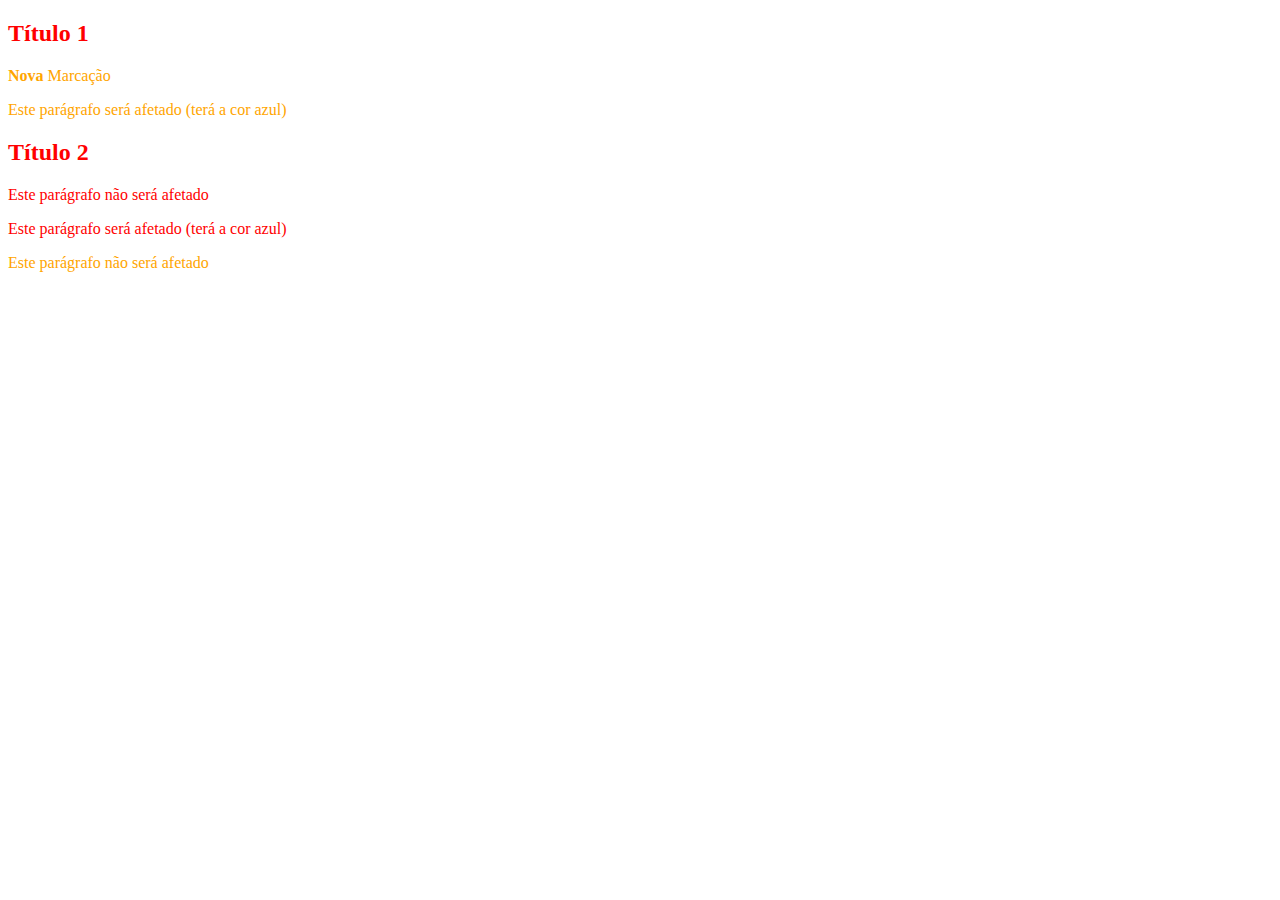
<file: teste/index.html>
<!DOCTYPE html>
<html lang="en">
  <head>
    <meta charset="UTF-8" />
    <meta name="viewport" content="width=device-width, initial-scale=1.0" />
    <style>
      h2 {
        color: red;
      }

      p {
        color: blue;
      }

      h2 + p {
        color: green;
      }

      h2 ~ p {
        color: orange;
      }

      div p {
        color: red;
      }
    </style>
    <title>Desafio CSS</title>
  </head>
  <body>
    <h2>Título 1</h2>
    <p id="p1">Este parágrafo não será afetado</p>
    <p>Este parágrafo será afetado (terá a cor azul)</p>

    <div>
      <h2>Título 2</h2>
      <p>Este parágrafo não será afetado</p>
      <p>Este parágrafo será afetado (terá a cor azul)</p>
    </div>

    <p>Este parágrafo não será afetado</p>
  </body>
  <script>
    var p1 = document.getElementById('p1')
    var texto = p1.textContent
    p1.textContent = 'Novo texto'
    var htmlInterno = p1.innerHTML
    p1.innerHTML = '<strong>Nova</strong> Marcação'
  </script>
</html>
</file>
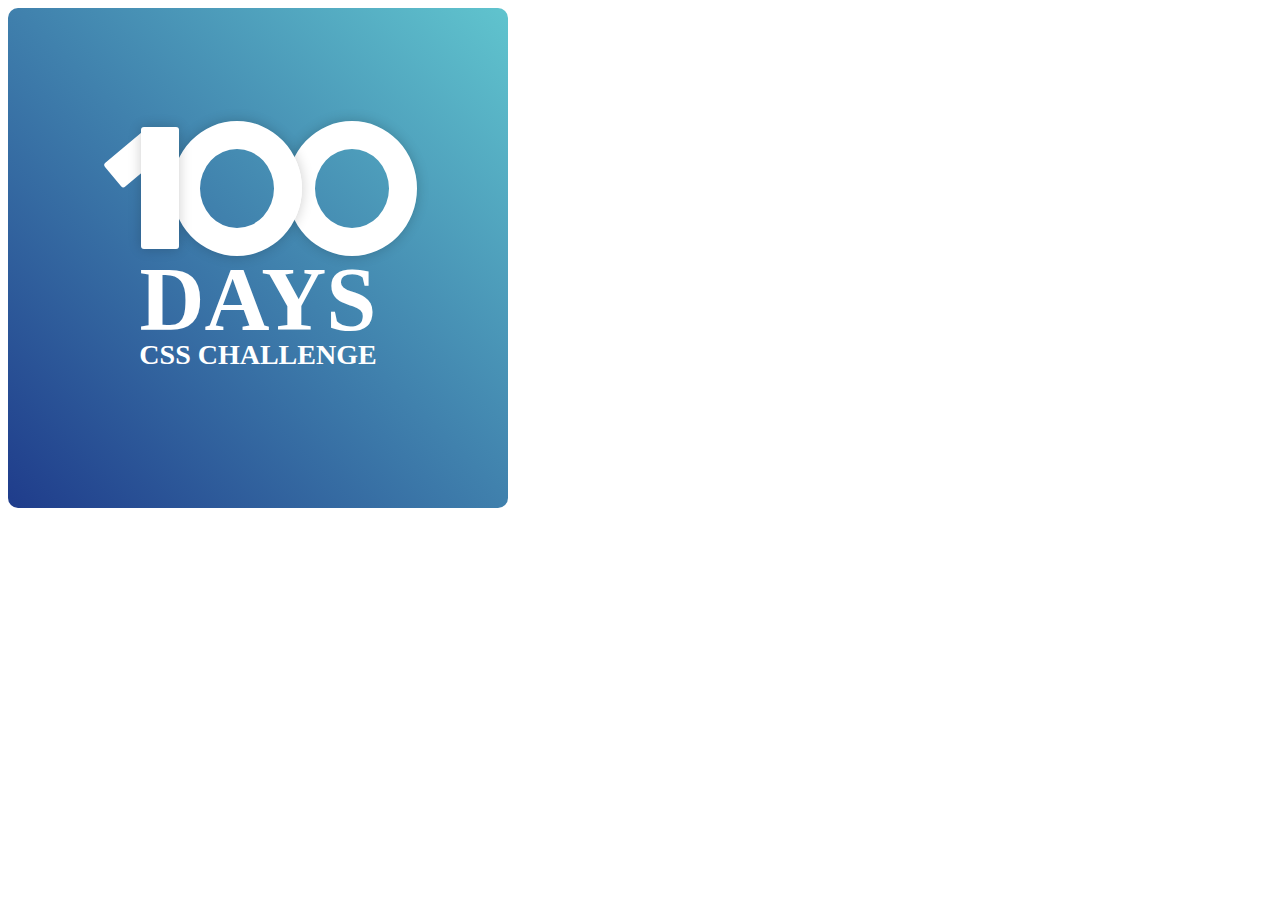
<file: src/day1/index.html>
<!DOCTYPE html>
<html lang="en">
  <head>
    <meta charset="UTF-8" />
    <meta name="viewport" content="width=device-width, initial-scale=1.0" />
    <title>Challenge 100 Days CSS - Day 01</title>
    <link rel="stylesheet" href="./style.css" />
  </head>
  <body>
    <div class="container">
      <div class="containerNumber">
        <div class="number1">
          <div class="onePart"></div>
          <div class="one"></div>
        </div>
        <div class="number2">
          <div class="zero"></div>
        </div>
        <div class="number3">
          <div class="zero-two"></div>
        </div>
      </div>
      <div class="containerText">
        <div class="title1">DAYS</div>
        <div class="title2">CSS CHALLENGE</div>
      </div>
    </div>
  </body>
</html>
</file>
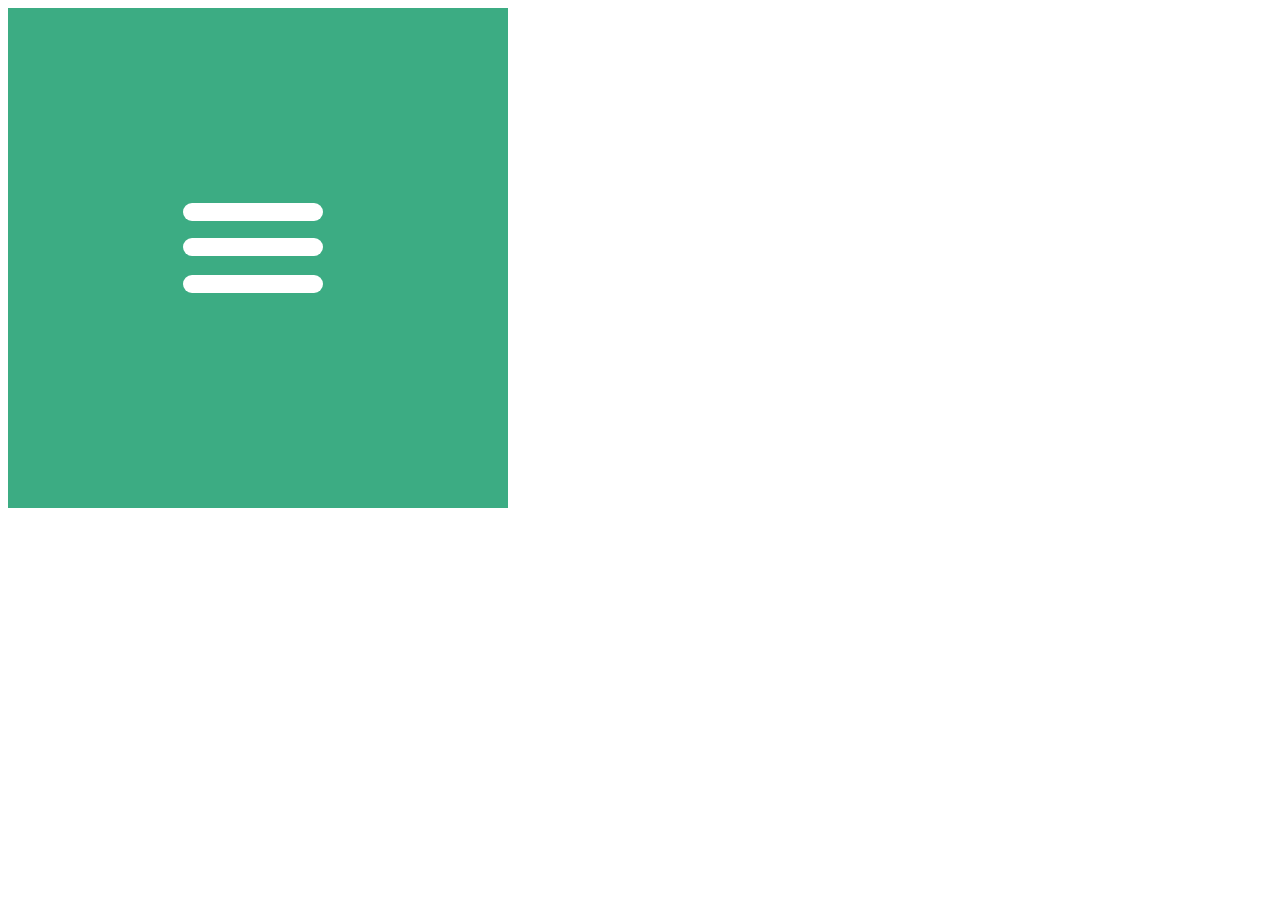
<file: src/day2/index.html>
<!DOCTYPE html>
<html lang="en">
  <head>
    <meta charset="UTF-8" />
    <meta name="viewport" content="width=device-width, initial-scale=1.0" />
    <title>Challenge 100 Days CSS - Day 02</title>
    <link rel="stylesheet" href="./style.css" />
  </head>
  <body>
    <div class="container">
      <input id="hamburguer" type="checkbox" />
      <label for="hamburguer">
        <div class="menu">
          <div class="lineBurguer"></div>
        </div>
      </label>
    </div>
  </body>
</html>
</file>
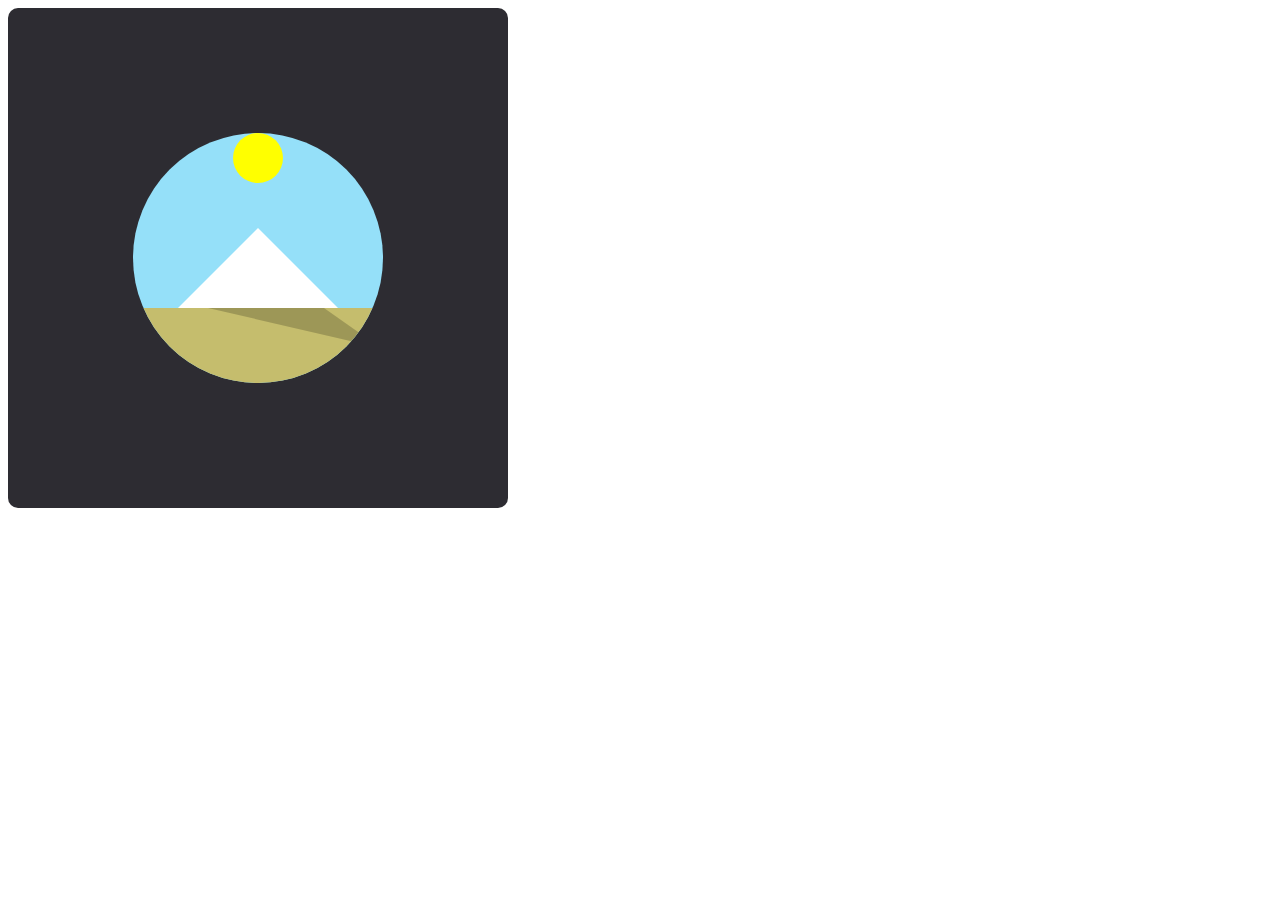
<file: src/day3/index.html>
<!DOCTYPE html>
<html lang="en">
  <head>
    <meta charset="UTF-8" />
    <meta name="viewport" content="width=device-width, initial-scale=1.0" />
    <title>Challenge 100 Days CSS - Day 02</title>
    <link rel="stylesheet" href="./style.css" />
  </head>
  <body>
    <div class="container">
      <div class="circle">
        <div class="sun"></div>
        <div class="floor"></div>
        <div class="pyramid"></div>
        <div class="shadow"></div>
      </div>
    </div>
  </body>
</html>
</file>
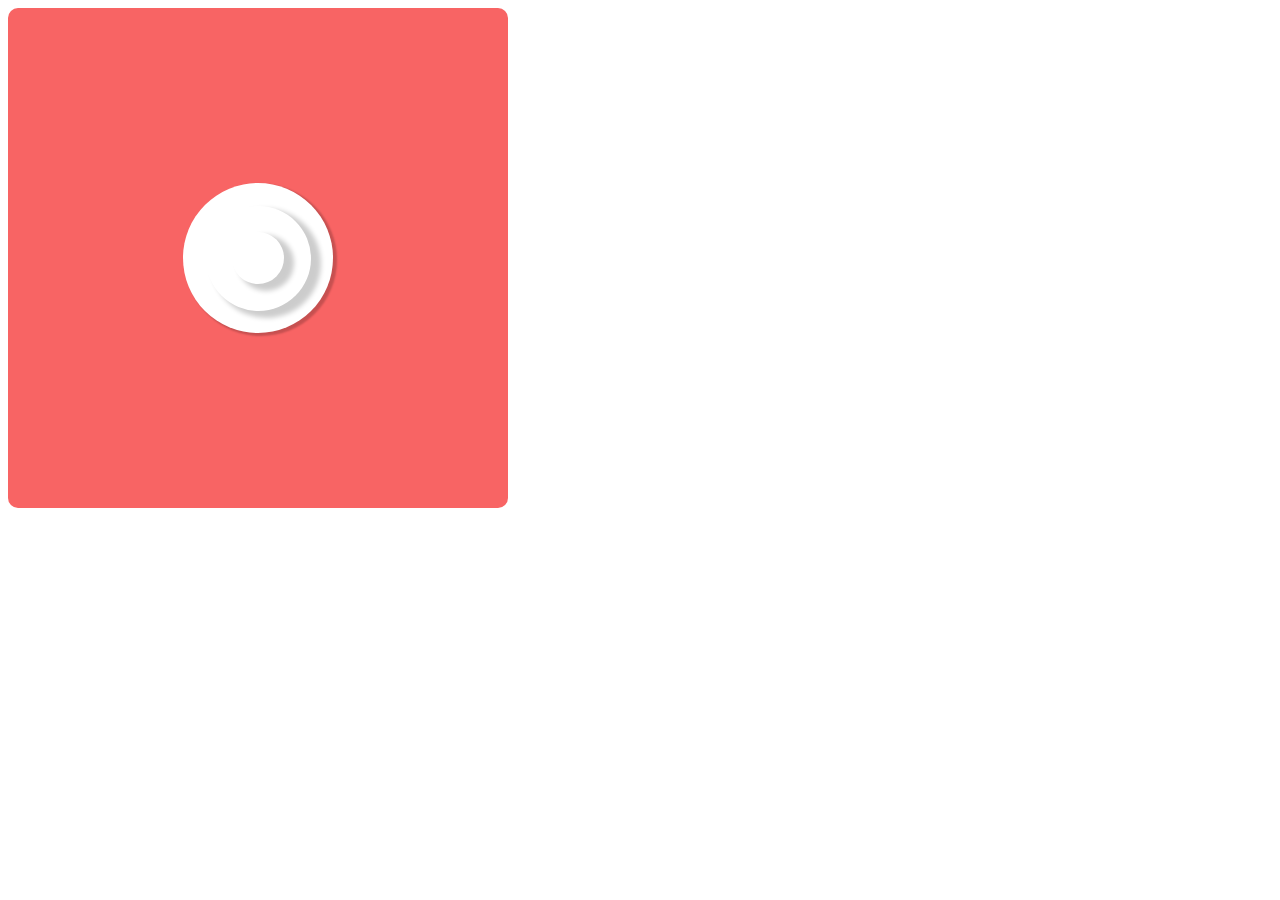
<file: src/day4/index.html>
<!DOCTYPE html>
<html lang="en">
  <head>
    <meta charset="UTF-8" />
    <meta name="viewport" content="width=device-width, initial-scale=1.0" />
    <title>Challenge 100 Days CSS - Day 04</title>
    <link rel="stylesheet" href="./style.css" />
  </head>
  <body>
    <div class="container">
      <div class="circle1">
        <div class="circle2">
          <div class="circle3"></div>
        </div>
      </div>
    </div>
  </body>
</html>
</file>
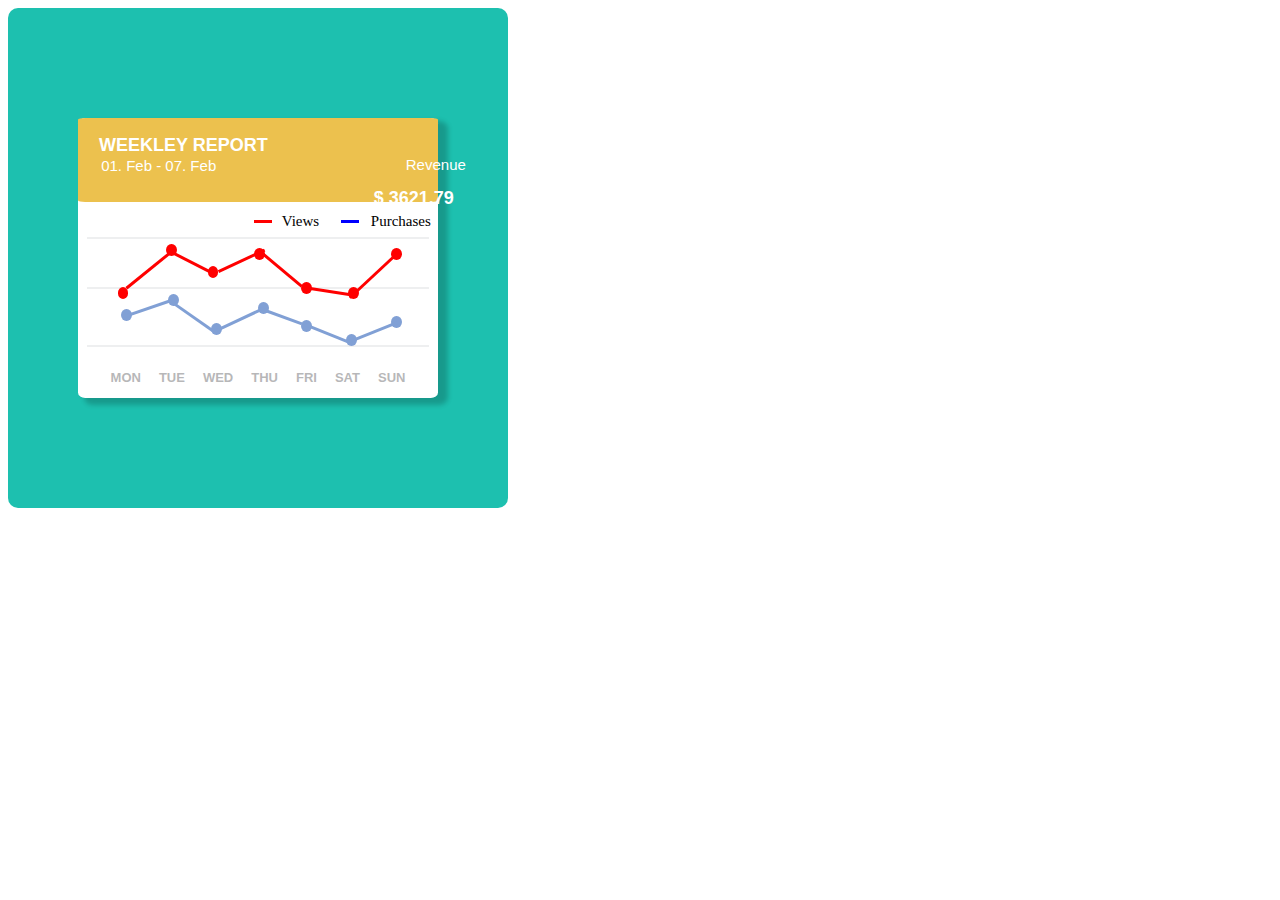
<file: src/day5/index.html>
<!DOCTYPE html>
<html lang="en">
  <head>
    <meta charset="UTF-8" />
    <meta name="viewport" content="width=device-width, initial-scale=1.0" />
    <title>Challenge 100 Days CSS - Day 05</title>
    <link rel="stylesheet" href="./style.css" />
  </head>
  <body>
    <div class="container">
      <div class="subcontainer">
        <div class="header">
          <div class="title">
            <div class="title1">WEEKLEY REPORT</div>
            <div class="title2">01. Feb - 07. Feb</div>
          </div>
          <div class="value">
            <div class="value1">Revenue</div>
            <div class="value2">$ 3621.79</div>
          </div>
        </div>
        <div class="legend">
          <div class="red"></div>
          <div class="legend2">Purchases</div>
          <div class="blue"></div>
          <div class="legend1">Views</div>
        </div>
        <div class="main">
          <div class="line1"></div>
          <div class="line2"></div>
          <div class="line3"></div>
          <div class="lineRed" id="lineRed">
            <div class="bollRed bollRed1" data-target="statusRed1"></div>
            <div class="statusRed1" id="statusRed1">458</div>
            <div class="bollRed bollRed2" data-target="statusRed2"></div>
            <div class="statusRed2" id="statusRed2">812</div>
            <div class="bollRed bollRed3"></div>
            <div class="statusRed3" id="statusRed3">746</div>
            <div class="bollRed bollRed4"></div>
            <div class="statusRed4" id="statusRed4">877</div>
            <div class="bollRed bollRed5"></div>
            <div class="statusRed5" id="statusRed5">517</div>
            <div class="bollRed bollRed6"></div>
            <div class="statusRed6" id="statusRed6">434</div>
            <div class="bollRed bollRed7"></div>
            <div class="statusRed7" id="statusRed7">458</div>
            <div class="lineRed1"></div>
            <div class="lineRed2"></div>
            <div class="lineRed3"></div>
            <div class="lineRed4"></div>
            <div class="lineRed5"></div>
            <div class="lineRed6"></div>
          </div>
          <div class="lineBlue" id="lineBlue">
            <div class="bollBlue bollBlue1"></div>
            <div class="bollBlue bollBlue2"></div>
            <div class="bollBlue bollBlue3"></div>
            <div class="bollBlue bollBlue4"></div>
            <div class="bollBlue bollBlue5"></div>
            <div class="bollBlue bollBlue6"></div>
            <div class="bollBlue bollBlue7"></div>
            <div class="lineBlue1"></div>
            <div class="lineBlue2"></div>
            <div class="lineBlue3"></div>
            <div class="lineBlue4"></div>
            <div class="lineBlue5"></div>
            <div class="lineBlue6"></div>
          </div>
          <div class="statusBlue1" id="statusBlue1">26</div>
          <div class="statusBlue2" id="statusBlue2">41</div>
          <div class="statusBlue3" id="statusBlue3">22</div>
          <div class="statusBlue4" id="statusBlue4">36</div>
          <div class="statusBlue5" id="statusBlue5">25</div>
          <div class="statusBlue6" id="statusBlue6">13</div>
          <div class="statusBlue7" id="statusBlue7">20</div>
        </div>
        <div class="footer">
          <h3>MON</h3>
          <h3>TUE</h3>
          <h3>WED</h3>
          <h3>THU</h3>
          <h3>FRI</h3>
          <h3>SAT</h3>
          <h3>SUN</h3>
        </div>
      </div>
    </div>
    <script>
      var bollRedElements = document.querySelectorAll('.bollRed')

      bollRedElements.forEach(function (bollRed) {
        var targetId = bollRed.getAttribute('data-target')
        var statusRed = document.getElementById(targetId)

        bollRed.addEventListener('mouseover', function () {
          statusRed.style.opacity = 1
        })

        bollRed.addEventListener('mouseout', function () {
          statusRed.style.opacity = 0
        })
      })
    </script>
  </body>
</html>
</file>
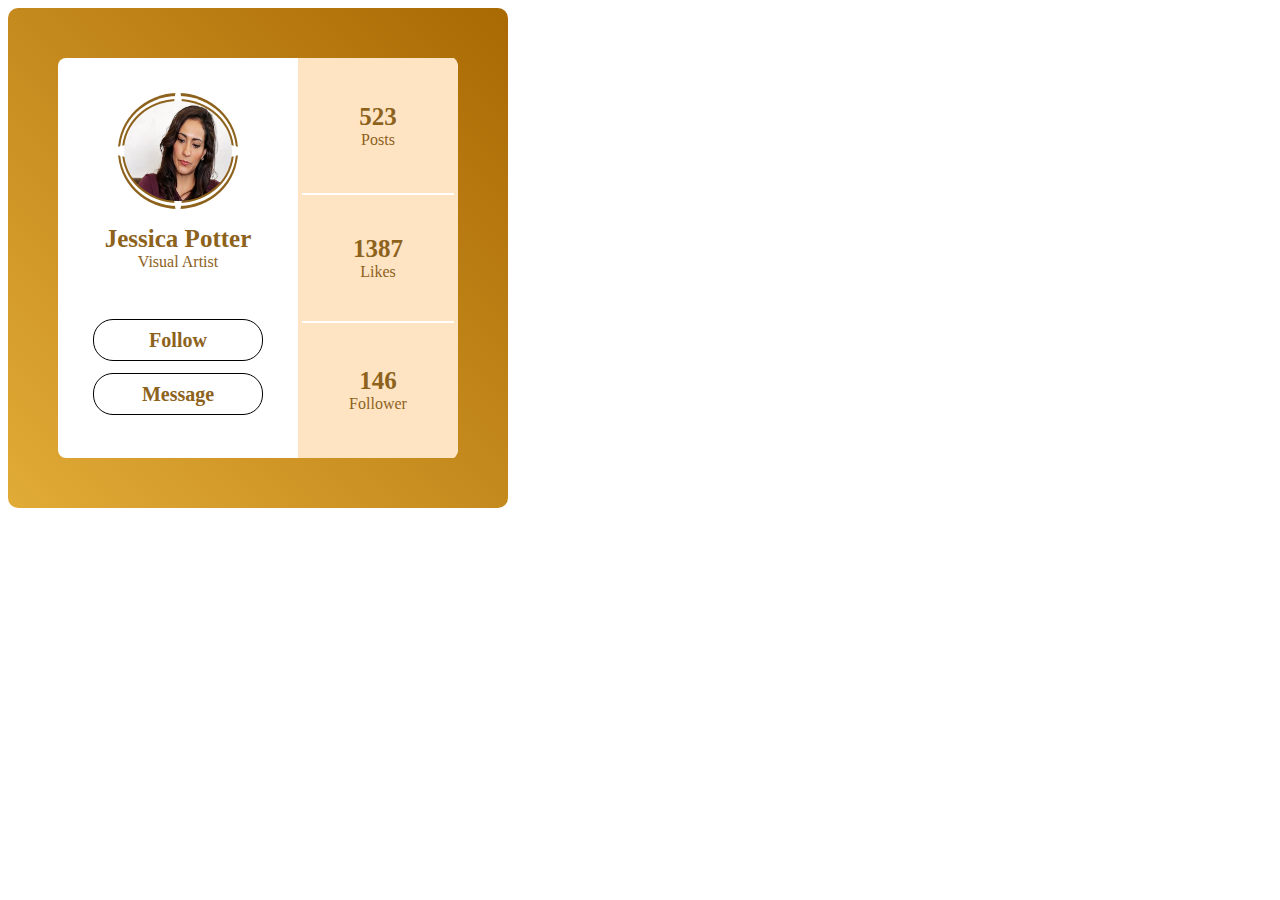
<file: src/day6/index.html>
<!DOCTYPE html>
<html lang="en">
  <head>
    <meta charset="UTF-8" />
    <meta name="viewport" content="width=device-width, initial-scale=1.0" />
    <title>Challenge 100 Days CSS - Day 06</title>
    <link rel="stylesheet" href="./style.css" />
  </head>
  <body>
    <div class="container">
      <div class="subContainer">
        <div class="perfilContainer">
          <div class="circle1"></div>
          <img src="./perfil.jpg" alt="foto de perfil" />
          <div class="circle2"></div>
          <div class="circle3"></div>
          <div class="circle4"></div>
          <div class="circle5"></div>
          <div class="title">Jessica Potter</div>
          <div class="subtitle">Visual Artist</div>
          <div class="botton1">Follow</div>
          <div class="botton2">Message</div>
        </div>
        <div class="statusContainer">
          <div class="box1">
            <div class="title">523</div>
            <div class="subtitle">Posts</div>
          </div>
          <div class="line1"></div>
          <div class="box2">
            <div class="title">1387</div>
            <div class="subtitle">Likes</div>
          </div>
          <div class="line2"></div>
          <div class="box3">
            <div class="title">146</div>
            <div class="subtitle">Follower</div>
          </div>
        </div>
      </div>
    </div>
  </body>
</html>
</file>
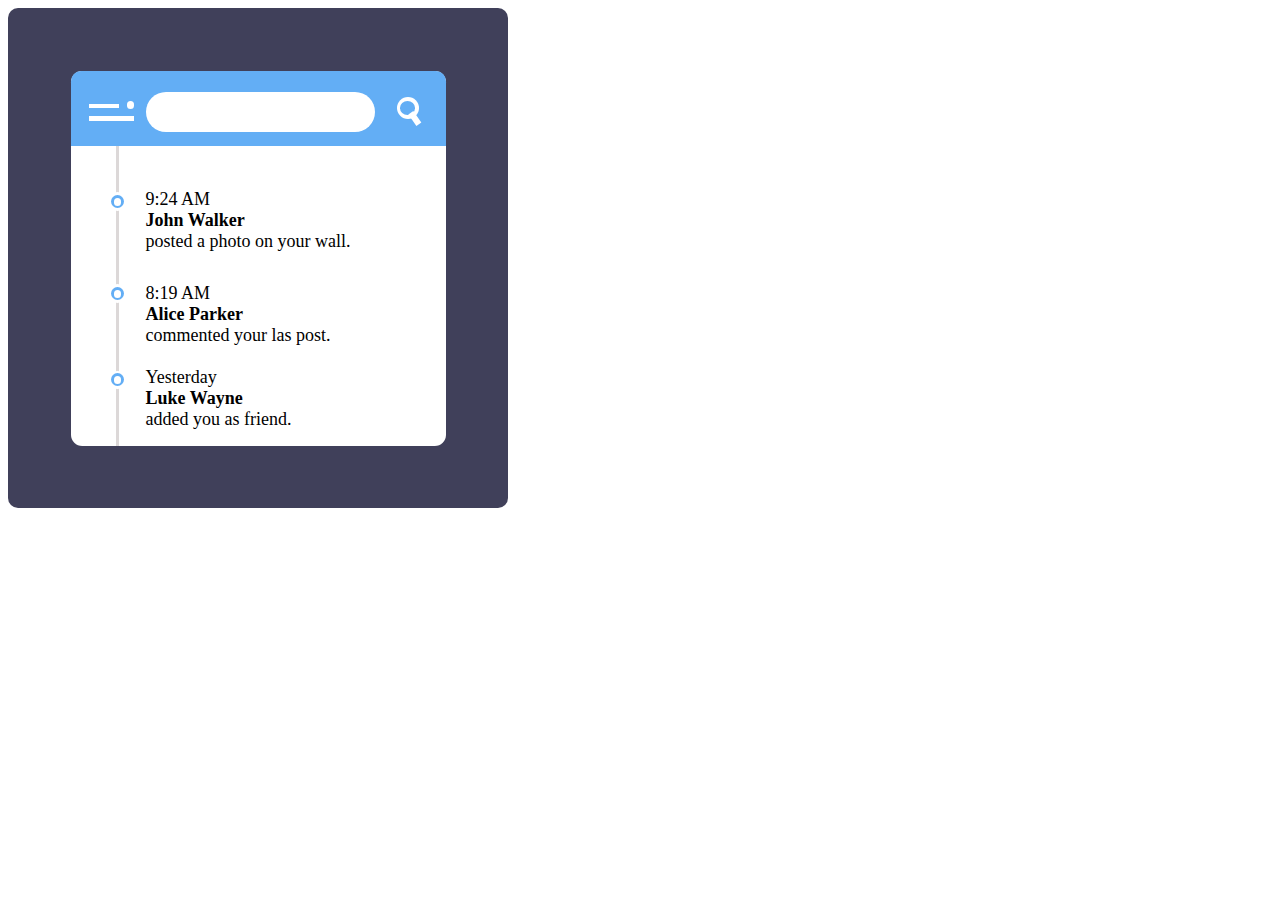
<file: src/day7/index.html>
<!DOCTYPE html>
<html lang="en">
  <head>
    <meta charset="UTF-8" />
    <meta name="viewport" content="width=device-width, initial-scale=1.0" />
    <title>Challenge 100 Days CSS - Day 07</title>
    <link rel="stylesheet" href="./style.css" />
  </head>
  <body>
    <div class="container">
      <div class="subcontainer">
        <div class="header">
          <div class="menu">
            <div class="lineMenu1"></div>
            <div class="bollMenu"></div>
            <div class="lineMenu2"></div>
          </div>
          <div class="bigtitle">Notifications</div>
          <input type="text" id="searchInput" />
          <div class="search" tabindex="0">
            <div class="boll1"></div>
            <div class="boll2"></div>
            <div class="lineSearch"></div>
          </div>
        </div>
        <div class="main">
          <div class="line"></div>
          <div class="bollWhite1"></div>
          <div class="bollWhite2"></div>
          <div class="bollWhite3"></div>
          <div class="bollBlue1"></div>
          <div class="bollBlue2"></div>
          <div class="bollBlue3"></div>
          <div class="bollWhiteMin1"></div>
          <div class="bollWhiteMin2"></div>
          <div class="bollWhiteMin3"></div>
          <div class="info1">
            <div class="time">9:24 AM</div>
            <div class="name">John Walker</div>
            <div class="subtitle">posted a photo on your wall.</div>
          </div>
          <div class="info2">
            <div class="time">8:19 AM</div>
            <div class="name">Alice Parker</div>
            <div class="subtitle">commented your las post.</div>
          </div>
          <div class="info3">
            <div class="time">Yesterday</div>
            <div class="name">Luke Wayne</div>
            <div class="subtitle">added you as friend.</div>
          </div>
        </div>
      </div>
    </div>
  </body>
</html>
</file>
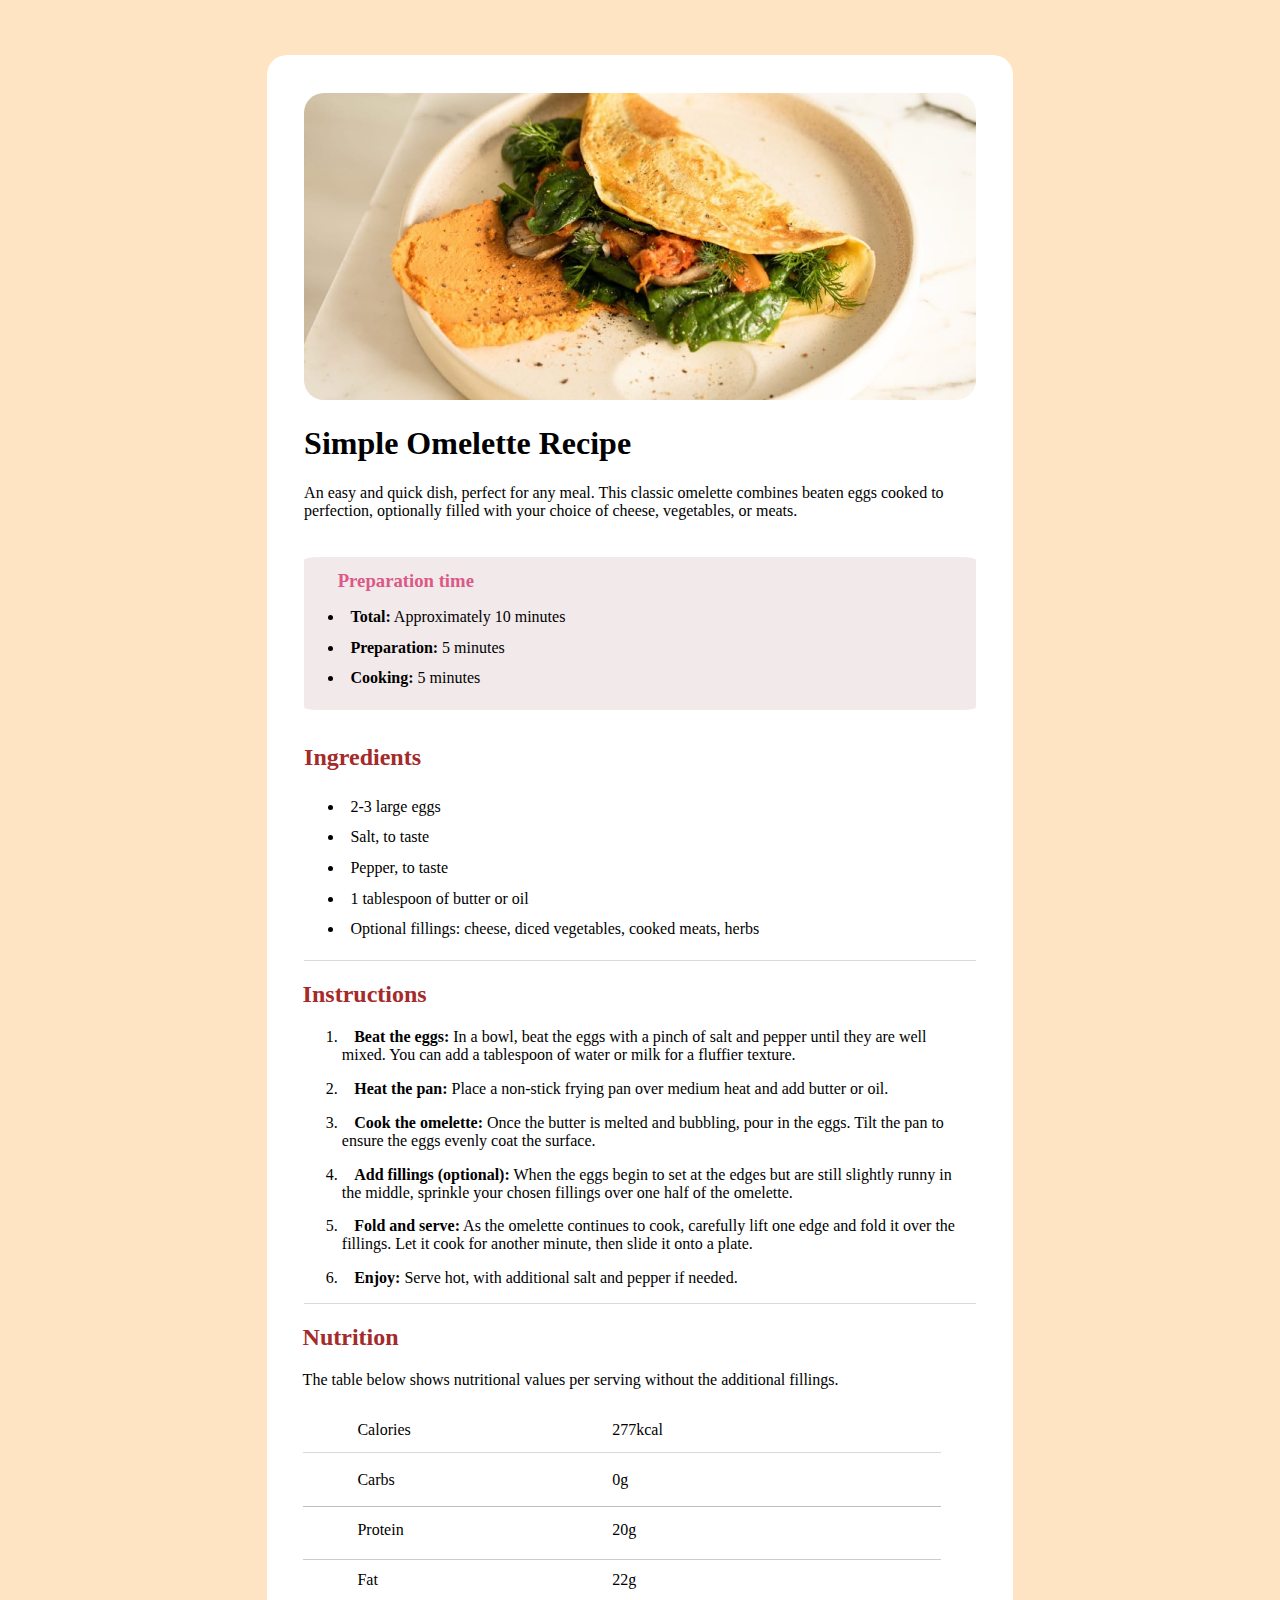
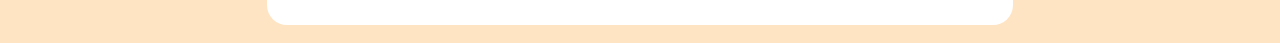
<file: src/challenges/1/index.html>
<!DOCTYPE html>
<html lang="en">
  <head>
    <meta charset="UTF-8" />
    <meta name="viewport" content="width=device-width, initial-scale=1.0" />
    <title>Challenge 1</title>
    <link rel="stylesheet" href="./styles.css" />
  </head>
  <body>
    <div class="container">
      <div class="header">
        <img
          src="./recipe-page-main/assets/images/image-omelette.jpeg"
          alt="omelet image"
        />
        <h1>Simple Omelette Recipe</h1>
        An easy and quick dish, perfect for any meal. This classic omelette
        combines beaten eggs cooked to perfection, optionally filled with your
        choice of cheese, vegetables, or meats.
      </div>
      <div class="preparation">
        <h3>Preparation time</h3>
        <ul>
          <li><strong>Total:</strong> Approximately 10 minutes</li>
          <li><strong>Preparation:</strong> 5 minutes</li>
          <li><strong>Cooking:</strong> 5 minutes</li>
        </ul>
      </div>
      <div class="ingredients">
        <h2>Ingredients</h2>
        <ul>
          <li>2-3 large eggs</li>
          <li>Salt, to taste</li>
          <li>Pepper, to taste</li>
          <li>1 tablespoon of butter or oil</li>
          <li>
            Optional fillings: cheese, diced vegetables, cooked meats, herbs
          </li>
        </ul>
      </div>
      <div class="line"></div>
      <div class="instructions">
        <h2 id="instructionsH2">Instructions</h2>
        <ol>
          <li>
            <strong id="instructions">Beat the eggs:</strong> In a bowl, beat
            the eggs with a pinch of salt and pepper until they are well mixed.
            You can add a tablespoon of water or milk for a fluffier texture.
          </li>
          <li>
            <strong id="instructions">Heat the pan:</strong> Place a non-stick
            frying pan over medium heat and add butter or oil.
          </li>
          <li>
            <strong id="instructions">Cook the omelette:</strong> Once the
            butter is melted and bubbling, pour in the eggs. Tilt the pan to
            ensure the eggs evenly coat the surface.
          </li>
          <li>
            <strong id="instructions">Add fillings (optional):</strong> When the
            eggs begin to set at the edges but are still slightly runny in the
            middle, sprinkle your chosen fillings over one half of the omelette.
          </li>
          <li>
            <strong id="instructions">Fold and serve:</strong> As the omelette
            continues to cook, carefully lift one edge and fold it over the
            fillings. Let it cook for another minute, then slide it onto a
            plate.
          </li>
          <li>
            <strong id="instructions">Enjoy:</strong> Serve hot, with additional
            salt and pepper if needed.
          </li>
        </ol>
      </div>
      <div class="line"></div>
      <div class="nutrition">
        <h2 id="nutritionH2">Nutrition</h2>
        <p>
          The table below shows nutritional values per serving without the
          additional fillings.
        </p>
        <div class="table">
          <div class="name">
            <p>Calories</p>
            <div class="line1"></div>
            <p>Carbs</p>
            <div class="line2"></div>
            <p>Protein</p>
            <div class="line3"></div>
            <p>Fat</p>
          </div>
          <div class="num">
            <p>277kcal</p>
            <p>0g</p>
            <p>20g</p>
            <p>22g</p>
          </div>
        </div>
      </div>
    </div>
  </body>
</html>
</file>
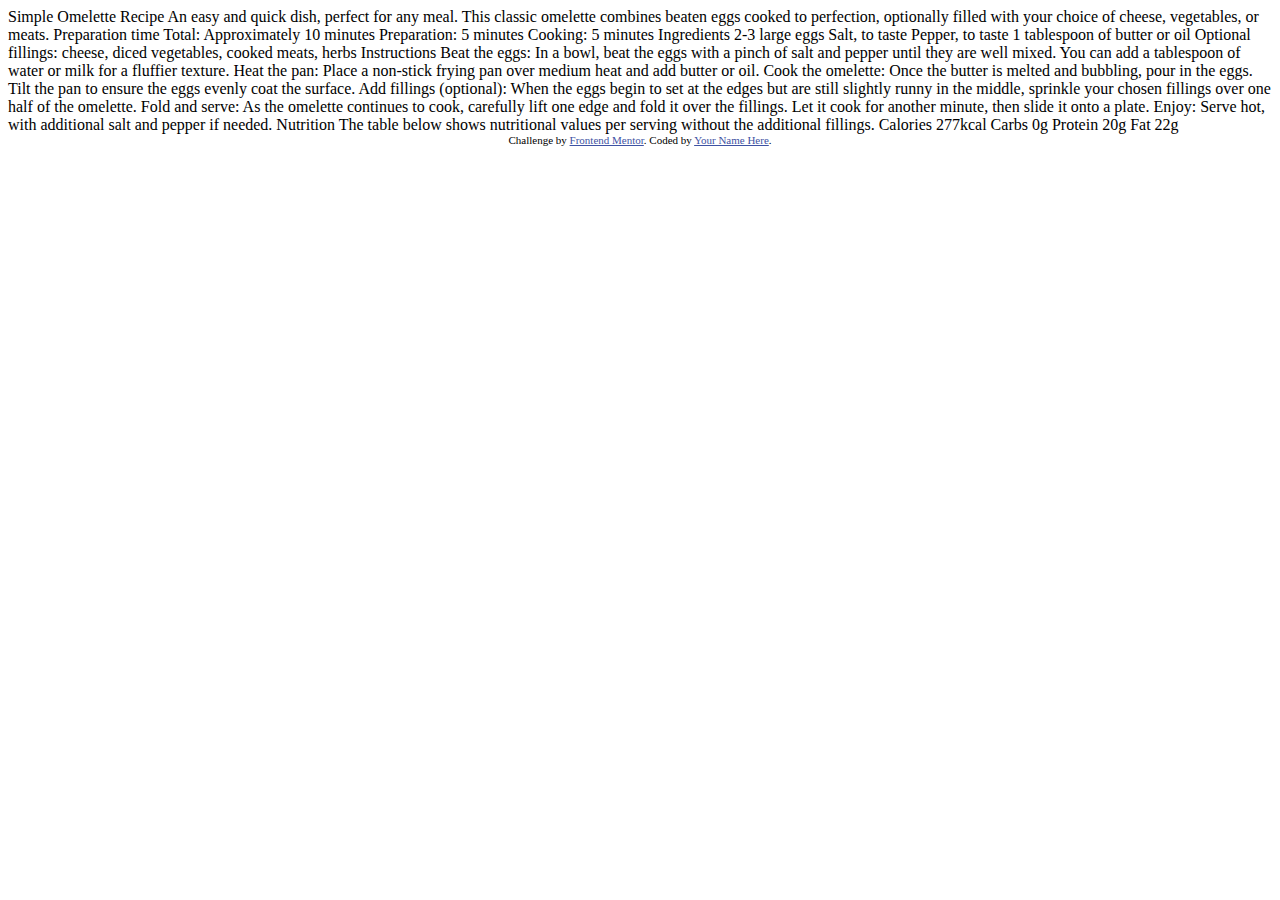
<file: src/challenges/1/recipe-page-main/index.html>
<!DOCTYPE html>
<html lang="en">
<head>
  <meta charset="UTF-8">
  <meta name="viewport" content="width=device-width, initial-scale=1.0"> <!-- displays site properly based on user's device -->

  <link rel="icon" type="image/png" sizes="32x32" href="./assets/images/favicon-32x32.png">
  
  <title>Frontend Mentor | Recipe page</title>

  <!-- Feel free to remove these styles or customise in your own stylesheet 👍 -->
  <style>
    .attribution { font-size: 11px; text-align: center; }
    .attribution a { color: hsl(228, 45%, 44%); }
  </style>
</head>
<body>

  Simple Omelette Recipe

  An easy and quick dish, perfect for any meal. This classic omelette combines beaten eggs cooked 
  to perfection, optionally filled with your choice of cheese, vegetables, or meats.

  Preparation time

  Total: Approximately 10 minutes
  Preparation: 5 minutes
  Cooking: 5 minutes

  Ingredients

  2-3 large eggs
  Salt, to taste
  Pepper, to taste
  1 tablespoon of butter or oil
  Optional fillings: cheese, diced vegetables, cooked meats, herbs

  Instructions

  Beat the eggs: In a bowl, beat the eggs with a pinch of salt and pepper until they are well mixed. 
  You can add a tablespoon of water or milk for a fluffier texture.

  Heat the pan: Place a non-stick frying pan over medium heat and add butter or oil.

  Cook the omelette: Once the butter is melted and bubbling, pour in the eggs. Tilt the pan to ensure 
  the eggs evenly coat the surface.

  Add fillings (optional): When the eggs begin to set at the edges but are still slightly runny in the 
  middle, sprinkle your chosen fillings over one half of the omelette.

  Fold and serve: As the omelette continues to cook, carefully lift one edge and fold it over the 
  fillings. Let it cook for another minute, then slide it onto a plate.

  Enjoy: Serve hot, with additional salt and pepper if needed.

  Nutrition

  The table below shows nutritional values per serving without the additional fillings.

  Calories
  277kcal

  Carbs
  0g

  Protein
  20g

  Fat
  22g
  
  <div class="attribution">
    Challenge by <a href="https://www.frontendmentor.io?ref=challenge" target="_blank">Frontend Mentor</a>. 
    Coded by <a href="#">Your Name Here</a>.
  </div>
</body>
</html>
</file>
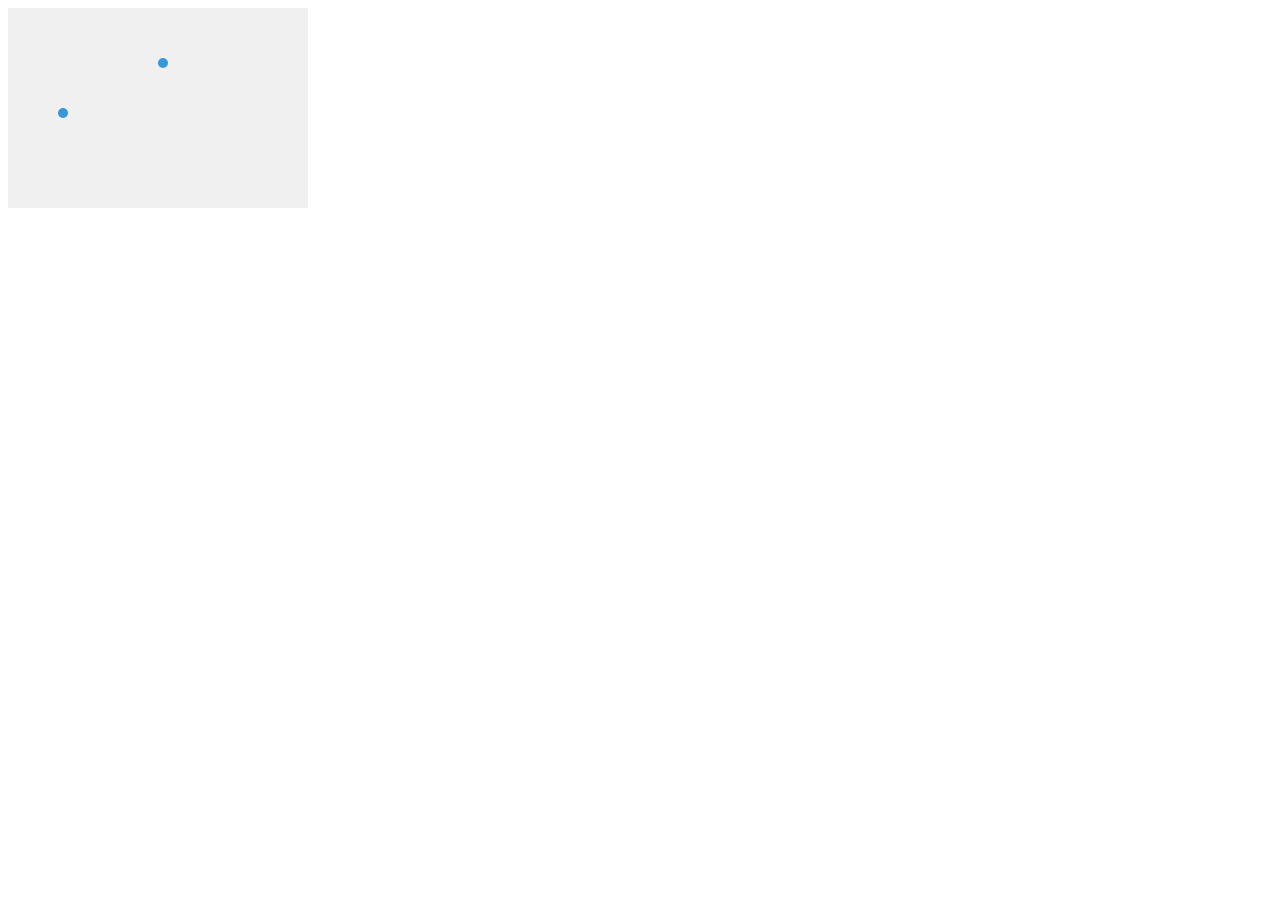
<file: teste/teste.html>
<!DOCTYPE html>
<html lang="en">
  <head>
    <meta charset="UTF-8" />
    <meta name="viewport" content="width=device-width, initial-scale=1.0" />
    <style>
      .grafico {
        position: relative;
        width: 300px;
        height: 200px;
        background-color: #f0f0f0;
      }

      .ponto {
        position: absolute;
        width: 10px;
        height: 10px;
        background-color: #3498db;
        border-radius: 50%;
        cursor: pointer;
      }

      .info-box {
        position: absolute;
        background-color: #3498db;
        color: #fff;
        padding: 5px;
        border-radius: 5px;
        opacity: 0;
        pointer-events: none;
        transition: opacity 0.2s ease-in-out;
      }

      .ponto:hover + .info-box {
        opacity: 1;
      }
    </style>
    <title>Gráfico com Info-Box</title>
  </head>
  <body>
    <div class="grafico">
      <div class="ponto" style="left: 50px; top: 100px"></div>
      <div class="info-box" style="left: 45px; top: 80px">
        Ponto 1: Valor 50
      </div>

      <div class="ponto" style="left: 150px; top: 50px"></div>
      <div class="info-box" style="left: 145px; top: 30px">
        Ponto 2: Valor 75
      </div>
      <!-- Adicione mais pontos e caixas de informação conforme necessário -->
    </div>
  </body>
</html>
</file>
<file: src/day1/style.css>
.container {
  width: 500px;
  height: 500px;
  background: linear-gradient(45deg, #1f3c8b, #60c4ce);
  border-radius: 2%;
  justify-content: center;
  align-items: center;
  display: flex;
  flex-direction: column;
}

.containerNumber {
  width: 75%;
  height: 30%;
  justify-content: center;
  align-items: center;
  display: flex;
  margin-right: 12%;
}

.containerText {
  width: 60%;
  height: 28%;
  text-align: center;  
}

.title1 {
  color: #fff;
  font-size: 90px;
  font-weight: bold;
  font-family: Georgia, 'Times New Roman', Times, serif;
  margin-top: -5%;
}

.title2 {
  color: #fff;
  font-size: 28px;
  font-weight: bold;
  font-family: Georgia, 'Times New Roman', Times, serif;
  margin-top: -4%;
}

.number1 {
  height: 90%;
  width: 33%;
  display: flex;
  justify-content: center;
  align-items: center;
  position: relative;
}

.number2 {
  height: 90%;
  width: 33%;
  position: relative;
}

.number3 {
  height: 90%;
  width: 33%;
  position: relative;
}

.one {
  position: absolute;
  z-index: 100;
  top: 5;
  left: 80%;
  height: 90%;
  width: 30%;
  background: #fff;
  border-radius: 3px;
  box-shadow: 0 0 13px 0 rgba(0,0,0,0.2);
}

.onePart {
  position: absolute;
  z-index: 100;
  top: 7px;
  left: 63%;
  height: 44%;
  width: 25%;
  background: #fff;
  border-radius: 3px;
  transform: rotate(50deg);
  box-shadow: -10 0 13px 0 rgba(0,0,0,0.2);
}

.zero {
  position: absolute;
  z-index: 8;
  top: 0;
  left: 5%;
  box-sizing: border-box;
  height: 100%;
  width: 105%;
  border-radius: 50%;
  border: 28px solid #fff;
  box-shadow: 0 0 13px 0 rgba(0,0,0,0.2);
}

.zero-two {
  position: absolute;
  z-index: 6;
  top: 0;
  left: -2%;
  box-sizing: border-box;
  height: 100%;
  width: 105%;
  border-radius: 50%;
  border: 28px solid #fff;
  box-shadow: 0 0 13px 0 rgba(0,0,0,0.2);
}
</file>
<file: src/day2/style.css>
.container {
  background-color: #3cac83;
  width: 500px;
  height: 500px;
  display: flex;
  justify-content: center;
  align-items: center;
}

input {
  display: none;
}

label {
  width: 50%;
  height: 50%;
  display: flex;
  justify-content: center;
  align-items: center;
}

.menu {
  width: 90%;
  height: 90%;
  margin-left: 20%;
  margin-top: 10%;
  position: relative;
}

.lineBurguer {
  display: block;
  background-color: #fff;
  height: 8%;
  width: 70%;
  border-radius: 10px;
  margin-top: 40%;
  transition: 0.3s ease-in-out;
}

.lineBurguer:before,
.lineBurguer:after {
  background-color: #fff;
  content: '';
  display: block;
  width: 70%;
  height: 8%;
  border-radius: 10px;
  position: absolute;
  transition: 0.3s ease-in-out;
}

.lineBurguer:before {
  top: 20%;
}

.lineBurguer:after {
  bottom: 40%;
}

input:checked ~ label .lineBurguer {
  transform: rotate(45deg)
}

input:checked ~ label .lineBurguer:before {
  transform: rotate(90deg) translate(0, -50%);
  top: 110%;
  height: 100%;
  margin-left: 8%;
}

input:checked ~ label .lineBurguer:after {
  transform: rotate(90deg) translate(0, 50%);
  bottom: 100%;
  height: 100%;
  margin-left: 20%;
}
</file>
<file: src/day3/style.css>
@keyframes animationSun {
  0% {margin-left: -110%; margin-top: 35%;}
  50% {margin-left: 2%; margin-top: 5%;}
  100% {margin-left: 125%; margin-top: 35%;}
}

@keyframes animationCircle {
  0% {opacity: 0%;}
  50% {opacity: 100%;}
  100% {opacity: 0%;}
}

@keyframes shadow-on-the-floor {
  0% {
		transform: scaleY(0);
	  clip-path: polygon(115px 0%, 231px 0%, 100% 100%);
  }
	
	50% {
		transform: scaleY(.8);
	  clip-path: polygon(90px 0%, 231px 0%, 50% 100%);
	}

  100% {
		transform: scaleY(0);
	  clip-path: polygon(115px 0%, 231px 0%, 0% 100%);
  }
}

.container {
  width: 500px;
  height: 500px;
  background-color: rgb(45, 44, 50);
  border-radius: 2%;
  display: flex;
  justify-content: center;
  align-items: center;
}

.circle {
  width: 50%;
  height: 50%;
  background-color: #95e0f9;
  border-radius: 50%;
  overflow: hidden;
  display: flex;
  flex-direction: column;
  align-items: center;
  position: relative;
  animation-name: animationCircle;
  animation: animationCircle 4s ease-in-out infinite;
}

.floor {
  width: 100%;
  height: 30%;
  background-color: rgb(197, 189, 109);
  margin-top: 70%;
  position: absolute;
}

.pyramid {
  width: 0;
  border-left: 80px solid transparent;
  border-right: 80px solid transparent;
  border-bottom: 80px solid #fff;
  margin-top: 38%;
  position: absolute;
}

.sun {
  width: 20%;
  height: 20%;
  background-color: yellow;
  border-radius: 50%;
  position: absolute;
  animation-name: animationSun;
  animation: animationSun 4s ease-in-out infinite;
}

.shadow {
  position: absolute;
  z-index: 2;
  top: 175px;
  left: -40px;
  height: 40px;
  width: 360px;
  background: rgba(0,0,0,0.2);
  transform-origin: 50% 0%;
  clip-path: polygon(115px 0%, 231px 0%, 80% 100%);
  animation: shadow-on-the-floor 4s infinite;
}
</file>
<file: src/day4/style.css>
@keyframes animation1 {
  0% {width: 30%; height: 30%;}
  50% {width: 0%; height: 0%; box-shadow: none;}
  100% {width: 30%; height: 30%;}
}

@keyframes animation2 {
  0% {width: 70%; height: 70%;}
  28% {width: 0%; height: 0%; box-shadow: none;}
  100% {width: 70%; height: 70%;}
}

@keyframes animation3 {
  0% {width: 50%; height: 50%;}
  15% {width: 0%; height: 0%; box-shadow: none;}
  100% {width: 50%; height: 50%;}
}

.container {
  width: 500px;
  height: 500px;
  background-color: rgb(248, 100, 100);
  border-radius: 2%;
  display: flex;
  justify-content: center;
  align-items: center;
}

.circle1 {
  width: 30%;
  height: 30%;
  background-color: #fff;
  border-radius: 50%;
  box-shadow: 3px 2px 2px 1px rgba(0, 0, 0, 0.2);
  display: flex;
  justify-content: center;
  align-items: center;
  animation: animation1 4s ease-in-out infinite;
}

.circle2 {
  width: 70%;
  height: 70%;
  background-color: #fff;
  border-radius: 50%;
  box-shadow: 8px 5px 5px 2px rgba(0, 0, 0, 0.2);
  display: flex;
  justify-content: center;
  align-items: center;
  animation: animation2 4s ease-in-out infinite;
}

.circle3 {
  width: 50%;
  height: 50%;
  background-color: #fff;
  border-radius: 50%;
  box-shadow: 8px 5px 5px 2px rgba(0, 0, 0, 0.2);
  animation: animation3 4s ease-in-out infinite;
}
</file>
<file: src/day5/style.css>
.container {
  width: 500px;
  height: 500px;
  border-radius: 2%;
  background-color: rgb(29, 192, 175);
  display: flex;
  justify-content: center;
  align-items: center;
}

.subcontainer {
  width: 72%;
  height: 56%;
  background-color: #fff;
  border-radius: 2%;
  box-shadow: 8px 5px 5px 2px rgb(0,0,0,.2);
}

.header {
  background-color: rgb(236, 193, 78);
  width: 100%;
  height: 30%;
  border-radius: 2%;
  display: flex;
}

.title {
  width: 60%;
  height: 100%;
  display: flex;
  flex-direction: column;
  justify-content: center;
  text-align: center;
  padding: 3%;
  position: relative;
}

.title1 {
  color: #fff;
  font-size: 18px;
  font-weight: bold;
  position: absolute;
  margin-left: 5%;
  margin-bottom: 25%;
  font-family: Arial, Helvetica, sans-serif;
}

.title2 {
  color: #fff;
  font-size: 15px;
  margin-bottom: 5%;
  margin-left: 6%;
  position: absolute;
  font-family: Arial, Helvetica, sans-serif;
}

.value {
  width: 50%;
  height: 100%;
  display: flex;
  flex-direction: column;
}

.value1 {
  color: #fff;
  font-size: 15px;
  position: absolute;
  font-family: Arial, Helvetica, sans-serif;
  margin-top: 3%;
  margin-left: 9.5%;
}

.value2 {
  color: #fff;
  font-size: 18px;
  font-weight: bold;
  position: absolute;
  font-family: Arial, Helvetica, sans-serif;
  margin-top: 5.5%;
  margin-left: 7%;
}

.legend {
  width: 100%;
  height: 15%;
  display: flex;
  flex-direction: row-reverse;
  position: relative;
}

.red {
  background-color: red;
  width: 5%;
  height: 7%;
  position: absolute;
  margin-right: 46%;
  margin-top: 5%;
  border-radius: 2%;
}

.blue {
  background-color: blue;
  width: 5%;
  height: 7%;
  position: absolute;
  margin-right: 22%;
  margin-top: 5%;
  border-radius: 2%;
}

.legend1 {
  position: absolute;
  margin-right: 33%;
  margin-top: 3%;
  font-size: 15px;
}

.legend2 {
  position: absolute;
  margin-right: 2%;
  margin-top: 3%;
  font-size: 15px;
}

.main {
  width: 100%;
  height: 35%;
  margin-bottom: 0;
  position: relative;
}

.footer {
  width: 100%;
  height: 15%;
  display: flex;
  justify-content: center;
  align-items: center;
  text-align: center;
  gap: 5%;
  padding-top: 4%;  
}

h3 {
  font-size: 13px;
  font-family: Arial, Helvetica, sans-serif;
  color: rgb(78, 78, 81);
  opacity: 40%;
}

.lineRed {
  width: 100%;
  height: 50%;
  position: absolute;
}

.lineRed1 {
  background-color: red;
  width: .7%;
  height: 120%;
  position: absolute;
  transform: rotate(51deg);
  margin-left: 19.5%;
  margin-top: -1%;
}

.lineRed2 {
  background-color: red;
  width: .7%;
  height: 100%;
  position: absolute;
  transform: rotate(117deg);
  margin-left: 32%;
  margin-top: -1.5%;
}

.lineRed3 {
  background-color: red;
  width: .7%;
  height: 105%;
  position: absolute;
  transform: rotate(65deg);
  margin-left: 45%;
  margin-top: -2.5%;
}

.lineRed4 {
  background-color: red;
  width: .7%;
  height: 110%;
  position: absolute;
  transform: rotate(130deg);
  margin-left: 56%;
  margin-top: -0.5%;
}

.lineRed5 {
  background-color: red;
  width: .7%;
  height: 100%;
  position: absolute;
  transform: rotate(99deg);
  margin-left: 70%;
  margin-top: 6.5%;
}

.lineRed6 {
  background-color: red;
  width: .7%;
  height: 120%;
  position: absolute;
  transform: rotate(47deg);
  margin-left: 81%;
  margin-top: 1%;
}

.bollRed1 {
  background-color: red;
  width: 1%;
  height: 10%;
  border-radius: 50%;
  position: absolute;
  margin-left: 11%;
  margin-top: 12%;
  cursor: pointer;
  padding: 1%;
}

.bollRed2 {
  background-color: red;
  width: 1%;
  height: 10%;
  border-radius: 50%;
  position: absolute;
  margin-left: 24.5%;
  margin-top: 0%;
  cursor: pointer;
  padding: 1%;
}

.bollRed3 {
  background-color: red;
  width: 1%;
  height: 10%;
  border-radius: 50%;
  position: absolute;
  margin-left: 36%;
  margin-top: 6%;
  cursor: pointer;
  padding: 1%;
}

.bollRed4 {
  background-color: red;
  width: 1%;
  height: 10%;
  border-radius: 50%;
  position: absolute;
  margin-left: 49%;
  margin-top: 1%;
  cursor: pointer;
  padding: 1%;
}

.bollRed5 {
  background-color: red;
  width: 1%;
  height: 10%;
  border-radius: 50%;
  position: absolute;
  margin-left: 62%;
  margin-top: 10.5%;
  cursor: pointer;
  padding: 1%;
}

.bollRed6 {
  background-color: red;
  width: 1%;
  height: 10%;
  border-radius: 50%;
  position: absolute;
  margin-left: 75%;
  margin-top: 12%;
  cursor: pointer;
  padding: 1%;
}

.bollRed7 {
  background-color: red;
  width: 1%;
  height: 10%;
  border-radius: 50%;
  position: absolute;
  margin-left: 87%;
  margin-top: 1%;
  cursor: pointer;
  padding: 1%;
}

.statusRed1 {
  width: 10%;
  height: 30%;
  background-color: red;
  border-radius: 5%;
  margin-left: 8%;
  margin-top: 2%;
  display: flex;
  justify-content: center;
  align-items: center;
  color: #fff;
  font-family: Arial, Helvetica, sans-serif;
  font-weight: bold;
  position: absolute;
  opacity: 0;
  pointer-events: none;
}

.statusRed2 {
  width: 10%;
  height: 30%;
  background-color: red;
  border-radius: 5%;
  margin-left: 22%;
  margin-top: -8.5%;
  display: flex;
  justify-content: center;
  align-items: center;
  color: #fff;
  font-family: Arial, Helvetica, sans-serif;
  font-weight: bold;
  position: absolute;
  opacity: 0;
  pointer-events: none;
}

.statusRed3 {
  width: 10%;
  height: 30%;
  background-color: red;
  border-radius: 5%;
  margin-left: 32%;
  margin-top: -2%;
  display: flex;
  justify-content: center;
  align-items: center;
  color: #fff;
  font-family: Arial, Helvetica, sans-serif;
  font-weight: bold;
  position: absolute;
  opacity: 0;
  pointer-events: none;
}

.statusRed4 {
  width: 10%;
  height: 30%;
  background-color: red;
  border-radius: 5%;
  margin-left: 46%;
  margin-top: -8%;
  display: flex;
  justify-content: center;
  align-items: center;
  color: #fff;
  font-family: Arial, Helvetica, sans-serif;
  font-weight: bold;
  position: absolute;
  opacity: 0;
  pointer-events: none;
}

.statusRed5 {
  width: 10%;
  height: 30%;
  background-color: red;
  border-radius: 5%;
  margin-left: 58%;
  margin-top: 2%;
  display: flex;
  justify-content: center;
  align-items: center;
  color: #fff;
  font-family: Arial, Helvetica, sans-serif;
  font-weight: bold;
  position: absolute;
  opacity: 0;
  pointer-events: none;
}

.statusRed6 {
  width: 10%;
  height: 30%;
  background-color: red;
  border-radius: 5%;
  margin-left: 72%;
  margin-top: 4%;
  display: flex;
  justify-content: center;
  align-items: center;
  color: #fff;
  font-family: Arial, Helvetica, sans-serif;
  font-weight: bold;
  position: absolute;
  opacity: 0;
  pointer-events: none;
}

.statusRed7 {
  width: 10%;
  height: 30%;
  background-color: red;
  border-radius: 5%;
  margin-left: 83%;
  margin-top: -7%;
  display: flex;
  justify-content: center;
  align-items: center;
  color: #fff;
  font-family: Arial, Helvetica, sans-serif;
  font-weight: bold;
  position: absolute;
  opacity: 0;
  pointer-events: none;
}

.lineBlue {
  width: 100%;
  height: 50%;
  position: absolute;
}

.bollBlue1 {
  background-color: rgb(129, 160, 213);
  width: 1%;
  height: 10%;
  border-radius: 50%;
  position: absolute;
  margin-left: 12%;
  margin-top: 18%;
  cursor: pointer;
  padding: 1%;
}

.bollBlue2 {
  background-color: rgb(129, 160, 213);
  width: 1%;
  height: 10%;
  border-radius: 50%;
  position: absolute;
  margin-left: 25%;
  margin-top: 14%;
  cursor: pointer;
  padding: 1%;
}

.bollBlue3 {
  background-color: rgb(129, 160, 213);
  width: 1%;
  height: 10%;
  border-radius: 50%;
  position: absolute;
  margin-left: 37%;
  margin-top: 22%;
  cursor: pointer;
  padding: 1%;
}

.bollBlue4 {
  background-color: rgb(129, 160, 213);
  width: 1%;
  height: 10%;
  border-radius: 50%;
  position: absolute;
  margin-left: 50%;
  margin-top: 16%;
  cursor: pointer;
  padding: 1%;
}

.bollBlue5 {
  background-color: rgb(129, 160, 213);
  width: 1%;
  height: 10%;
  border-radius: 50%;
  position: absolute;
  margin-left: 62%;
  margin-top: 21%;
  cursor: pointer;
  padding: 1%;
}

.bollBlue6 {
  background-color: rgb(129, 160, 213);
  width: 1%;
  height: 10%;
  border-radius: 50%;
  position: absolute;
  margin-left: 74.5%;
  margin-top: 25%;
  cursor: pointer;
  padding: 1%;
}

.bollBlue7 {
  background-color: rgb(129, 160, 213);
  width: 1%;
  height: 10%;
  border-radius: 50%;
  position: absolute;
  margin-left: 87%;
  margin-top: 20%;
  cursor: pointer;
  padding: 1%;
}

.lineBlue1 {
  background-color: rgb(129, 160, 213);
  width: .7%;
  height: 100%;
  position: absolute;
  transform: rotate(71deg);
  margin-left: 19%;
  margin-top: 11%;
}

.lineBlue2 {
  background-color: rgb(129, 160, 213);
  width: .7%;
  height: 100%;
  position: absolute;
  transform: rotate(125deg);
  margin-left: 32%;
  margin-top: 13.5%;
}

.lineBlue3 {
  background-color: rgb(129, 160, 213);
  width: .7%;
  height: 100%;
  position: absolute;
  transform: rotate(65deg);
  margin-left: 44%;
  margin-top: 14.5%;
}

.lineBlue4 {
  background-color: rgb(129, 160, 213);
  width: .7%;
  height: 90%;
  position: absolute;
  transform: rotate(110deg);
  margin-left: 56%;
  margin-top: 13.8%;
}

.lineBlue5 {
  background-color: rgb(129, 160, 213);
  width: .7%;
  height: 95%;
  position: absolute;
  transform: rotate(112deg);
  margin-left: 69%;
  margin-top: 18.3%;
}

.lineBlue6 {
  background-color: rgb(129, 160, 213);
  width: .7%;
  height: 100%;
  position: absolute;
  transform: rotate(68deg);
  margin-left: 82%;
  margin-top: 17.5%;
}

.statusBlue1 {
  width: 10%;
  height: 30%;
  background-color: rgb(129, 160, 213);
  border-radius: 5%;
  margin-left: 21%;
  margin-top: 6%;
  display: flex;
  justify-content: center;
  align-items: center;
  color: #fff;
  font-family: Arial, Helvetica, sans-serif;
  font-weight: bold;
  position: absolute;
  opacity: 0;
  pointer-events: none;
}

.statusBlue2 {
  width: 10%;
  height: 30%;
  background-color: rgb(129, 160, 213);
  border-radius: 5%;
  margin-left: 33%;
  margin-top: 13%;
  display: flex;
  justify-content: center;
  align-items: center;
  color: #fff;
  font-family: Arial, Helvetica, sans-serif;
  font-weight: bold;
  position: absolute;
  opacity: 0;
  pointer-events: none;
}

.statusBlue3 {
  width: 10%;
  height: 30%;
  background-color: rgb(129, 160, 213);
  border-radius: 5%;
  margin-left: 46%;
  margin-top: 8%;
  display: flex;
  justify-content: center;
  align-items: center;
  color: #fff;
  font-family: Arial, Helvetica, sans-serif;
  font-weight: bold;
  position: absolute;
  opacity: 0;
  pointer-events: none;
}

.statusBlue4 {
  width: 10%;
  height: 30%;
  background-color: rgb(129, 160, 213);
  border-radius: 5%;
  margin-left: 58%;
  margin-top: 12%;
  display: flex;
  justify-content: center;
  align-items: center;
  color: #fff;
  font-family: Arial, Helvetica, sans-serif;
  font-weight: bold;
  position: absolute;
  opacity: 0;
  pointer-events: none;
}

.statusBlue5 {
  width: 10%;
  height: 30%;
  background-color: rgb(129, 160, 213);
  border-radius: 5%;
  margin-left: 71%;
  margin-top: 16%;
  display: flex;
  justify-content: center;
  align-items: center;
  color: #fff;
  font-family: Arial, Helvetica, sans-serif;
  font-weight: bold;
  position: absolute;
  opacity: 0;
  pointer-events: none;
}

.statusBlue6 {
  width: 10%;
  height: 30%;
  background-color: rgb(129, 160, 213);
  border-radius: 5%;
  margin-left: 8%;
  margin-top: 10%;
  display: flex;
  justify-content: center;
  align-items: center;
  color: #fff;
  font-family: Arial, Helvetica, sans-serif;
  font-weight: bold;
  position: absolute;
  opacity: 0;
  pointer-events: none;
}

.statusBlue7 {
  width: 10%;
  height: 30%;
  background-color: rgb(129, 160, 213);
  border-radius: 5%;
  margin-left: 83%;
  margin-top: 12%;
  display: flex;
  justify-content: center;
  align-items: center;
  color: #fff;
  font-family: Arial, Helvetica, sans-serif;
  font-weight: bold;
  position: absolute;
  opacity: 0;
  pointer-events: none;
}

.line1 {
  width: 95%;
  height: 2%;
  background-color: rgb(144, 147, 153);
  margin-left: 2.5%;
  margin-top: -2%;
  opacity: 15%;
  position: absolute;
}

.line2 {
  width: 95%;
  height: 2%;
  background-color: rgb(144, 147, 153);
  margin-left: 2.5%;
  margin-top: 12%;
  opacity: 15%;
  position: absolute;
}

.line3 {
  width: 95%;
  height: 2%;
  background-color: rgb(144, 147, 153);
  margin-left: 2.5%;
  margin-top: 28%;
  opacity: 15%;
  position: absolute;
}
</file>
<file: src/day6/style.css>
.container {
  width: 500px;
  height: 500px;
  background: linear-gradient(45deg, #e1ab37, #a96903);
  border-radius: 2%;
  display: flex;
  justify-content: center;
  align-items: center;
}

.subContainer {
  width: 80%;
  height: 80%;
  background-color: #fff;
  border-radius: 2%;
  display: flex;
}

.perfilContainer {
  width: 60%;
  height: 100%;
  display: flex;
  justify-content: center;
  align-items: center;
  flex-direction: column;
  position: relative;
}

.statusContainer {
  background-color: bisque;
  width: 40%;
  height: 100%;
  border-radius: 0% 3% 3% 0%;
  display: flex;
  justify-content: center;
  align-items: center;
  flex-direction: column;
  position: relative;
}

.line1,
.line2 {
  width: 95%;
  height: 0.5%;
  background-color: #fff;
  position: absolute;
}

.line1 {
  margin-top: 80%;
}

.line2 {
  margin-bottom: 80%;
}

.box1,
.box2,
.box3 {
  width: 100%;
  height: 33%;
  display: flex;
  justify-content: center;
  align-items: center;
  text-align: center;
  flex-direction: column;
}

.box1:hover .title, 
.box1:hover .subtitle, 
.box2:hover .title,
.box2:hover .subtitle, 
.box3:hover .title, 
.box3:hover .subtitle{
  width: 100%;
  height: 50%;
  display: flex;
  flex-direction: column;
  justify-content: center;
  align-items: center;
  text-align: center;
  background-color: #edc179;
  border-radius: 2% 2% 2% 2%;
  color: #8d621c;
}

.title {
  font-size: 25px;
  font-weight: bold;
  color: #8d621c;
}

.subtitle {
  font-size: 16px;
  color: #8d621c;
}

img {
  width: 45%;
  height: 25%;
  border-radius: 50%;
  margin-bottom: 10%;
  position: relative;
  z-index: 4;
}

.circle1,
.circle2,
.circle3,
.circle4,
.circle5 {
  position: absolute;
}

.circle1 {
  width: 50%;
  height: 29%;
  border-radius: 50%;
  margin-bottom: 89%;
  background-color: #8d621c;
  z-index: 1;
}

.circle2 {
  width: 48%;
  height: 27.5%;
  border-radius: 50%;
  margin-bottom: 89%;
  background-color: #fff;
  z-index: 2;
}

.circle3 {
  width: 46.5%;
  height: 26%;
  border-radius: 50%;
  margin-bottom: 89%;
  background-color: #8d621c;
  z-index: 3;
}

.circle4 {
  width: 5%;
  height: 32%;
  border-radius: 50%;
  margin-bottom: 89%;
  background-color: #fff;
  z-index: 3;
}

.circle5 {
  width: 55%;
  height: 5%;
  border-radius: 50%;
  margin-bottom: 89%;
  background-color: #fff;
  z-index: 3;
}

img:hover ~ .circle4,
img:hover ~ .circle5 {
  transform: rotate(360deg);
  transition: transform 2s ease-in-out;
}

.botton1 {
  width: 70%;
  height: 10%;
  border: 1px solid black;
  border-radius: 20px 20px 20px 20px;
  display: flex;
  justify-content: center;
  align-items: center;
  text-align: center;
  font-size: 20px;
  font-weight: bold;
  color: #8d621c;
  margin-top: 20%;
  z-index: 5;
  cursor: pointer;
}

.botton1:hover {
  background-color: #8d621c;
  color: #fff;
}

.botton2 {
  width: 70%;
  height: 10%;
  border: 1px solid black;
  border-radius: 20px 20px 20px 20px;
  display: flex;
  justify-content: center;
  align-items: center;
  text-align: center;
  font-size: 20px;
  font-weight: bold;
  color: #8d621c;
  margin-top: 5%;
  z-index: 5;
  cursor: pointer;
}

.botton2:hover {
  background-color: #8d621c;
  color: #fff;
}
</file>
<file: src/day7/style.css>
/*--------------BODY----------------*/
.container {
  width: 500px;
  height: 500px;
  background-color: rgb(64, 64, 90);
  border-radius: 2%;
  display: flex;
  justify-content: center;
  align-items: center;
}

.subcontainer {
  width: 75%;
  height: 75%;
  background-color: #fff;
  border-radius: 3%;
  display: flex;
  justify-content: center;
  align-items: center;
  position: relative;
}

/*--------------HEADER---------------*/

.header {
  width: 100%;
  height: 20%;
  background-color: rgb(99, 174, 245);
  position: absolute;
  top: 0;
  border-radius: 10px 10px 0px 0px;
  justify-content: space-between;
  align-items: center;
  display: flex;
}

.menu {
  width: 20%;
  height: 100%;
  display: flex;
  justify-content: center;
  align-items: center;
  position: relative;
}

.lineMenu1 {
  width: 40%;
  height: 5%;
  margin-top: -5%;
  margin-right: 10%;
  background-color: #fff;
  position: absolute;
}

.lineMenu2 {
  width: 60%;
  height: 5.5%;
  margin-top: 28%;
  margin-left: 8%;
  background-color: #fff;
  position: absolute;
}

.bollMenu {
  width: 10%;
  height: 10%;
  margin-left: 60%;
  margin-top: -8%;
  border-radius: 50%;
  background-color: #fff;
  position: absolute;
}

.menu:hover .lineMenu1, 
.menu:hover .lineMenu2,
.menu:hover .bollMenu {
  background-color: rgb(124, 145, 165);
  cursor: pointer;
} 

.bigtitle {
  font-size: 22px;
  font-weight: bold;
  color: #fff;
}

.search {
  width: 20%;
  height: 100%;
  display: flex;
  justify-content: center;
  align-items: center;
  position: relative;
}

.boll1 {
  width: 30%;
  height: 30%;
  border-radius: 50%;
  background-color: #fff;
  position: absolute;
}

.boll2 {
  width: 20%;
  height: 18%;
  border-radius: 50%;
  margin-right: 0.25%;
  background-color: rgb(99, 174, 245);
  position: absolute;
}

.lineSearch {
  width: 8%;
  height: 18%;
  background-color: #fff;
  position: absolute;
  transform: rotate(145deg);
  margin-top: 29%;
  margin-left: 20%;
}

.search:hover .boll1, .search:hover .lineSearch{
  background-color: rgb(124, 145, 165);
  cursor: pointer;
}

input {
  height: 50%;
  width: 60%;
  margin-left: 20%;
  margin-top: 2%;
  border-radius: 20px;
  position: absolute;
  border: none;
  opacity: 1;
  pointer-events: none;
}

/*-------------MAIN------------------*/

.main {
  width: 100%;
  height: 100%;
  display: flex;
  justify-content: center;
  align-items: center;
}

.line {
  width: 1%;
  height: 80%;
  background-color: rgb(186, 177, 177);
  opacity: 50%;
  position: absolute;
  margin-top: 20%;
  margin-right: 75%;
}

.bollWhite1 {
  background-color: #fff;
  width: 5%;
  height: 5%;
  position: absolute;
  border-radius: 50%;
  margin-right: 75%;
  margin-top: 65%;
  z-index: 1;
}

.bollWhite2 {
  background-color: #fff;
  width: 5%;
  height: 5%;
  position: absolute;
  border-radius: 50%;
  margin-right: 75%;
  margin-top: 19%;
  z-index: 1;
}
.bollWhite3 {
  background-color: #fff;
  width: 5%;
  height: 5%;
  position: absolute;
  border-radius: 50%;
  margin-right: 75%;
  margin-top: -30%;
  z-index: 1;
}

.bollBlue1 {
  background-color: rgb(99, 174, 245);
  width: 3.5%;
  height: 3.5%;
  position: absolute;
  border-radius: 50%;
  margin-right: 75%;
  margin-top: -30%;
  z-index: 2;
}

.bollBlue2 {
  background-color: rgb(99, 174, 245);
  width: 3.5%;
  height: 3.5%;
  position: absolute;
  border-radius: 50%;
  margin-right: 75%;
  margin-top: 19%;
  z-index: 2;
}
.bollBlue3 {
  background-color: rgb(99, 174, 245);
  width: 3.5%;
  height: 3.5%;
  position: absolute;
  border-radius: 50%;
  margin-right: 75%;
  margin-top: 65%;
  z-index: 2;
}

.bollWhiteMin1 {
  background-color: #fff;
  width: 2.1%;
  height: 2.1%;
  position: absolute;
  border-radius: 50%;
  margin-right: 74.9%;
  margin-top: -30%;
  z-index: 2; 
}

.bollWhiteMin2 {
  background-color: #fff;
  width: 2.1%;
  height: 2.1%;
  position: absolute;
  border-radius: 50%;
  margin-right: 74.9%;
  margin-top: 19%;
  z-index: 2; 
}
.bollWhiteMin3 {
  background-color: #fff;
  width: 2.1%;
  height: 2.1%;
  position: absolute;
  border-radius: 50%;
  margin-right: 74.9%;
  margin-top: 65%;
  z-index: 2; 
}

.info1 {
  width: 80%;
  margin-left: 20%;
  margin-top: -20%;
  position: absolute;
  cursor: pointer;
}

.info2 {
  width: 80%;
  margin-left: 20%;
  margin-top: 30%;
  position: absolute;
  cursor: pointer;
}

.info3 {
  width: 80%;
  margin-left: 20%;
  margin-top: 75%;
  position: absolute;
  cursor: pointer;
}

.info1:hover, .info2:hover, .info3:hover {
  color: rgb(99, 174, 245);
}

.name {
  font-weight: bold;
  font-size: 18px;
}

.subtitle {
  font-size: 18px;
}

.time {
  font-size: 18px;
}
</file>
<file: src/challenges/1/styles.css>
body {
  background-color: bisque;
  display: flex;
  justify-content: center;
  align-items: center;
  padding: 10px;
}

.container {
  background-color: #fff;
  width: 60%;
  margin-top: 3%;
  border-radius: 20px;
  display: flex;
  justify-content: center;
  flex-direction: column;
}

/*-------------header-------------------*/

.header {
  width: 90%;
  top: 0;
  margin-top: 5%;
  margin-left: 5%;
}

img {
  width: 100%;
  border-radius: 20px;
}

/*-------------Preparation-------------------*/

.preparation {
  background-color: rgb(242, 233, 235);
  width: 90%;
  margin-top: 5%;
  margin-left: 5%;
  border-radius: 2%;
}

h3 {
  margin-top: 2%;
  margin-left: 5%;
  margin-bottom: -1%;
  color: rgb(220, 89, 135);
}

ul li {
  padding: 1%;
}

/*-------------ingredients-------------------*/

.ingredients {
  margin-top: 2%;
  margin-left: 5%;
  width: 90%;
}

h2 {
  color: brown;
}

/*----------------------Line------------------------*/

.line {
  background-color: gray;
  width: 90%;
  height: 1px;
  opacity: 30%;
  margin-left: 5%;
}

/*-----------------instructions--------------------*/

.instructions {
  margin-left: 3%;
  width: 90%;
}

ol li {
  margin-left: 2%;
  margin-bottom: 2.5%;
  text-align: inherit;
}

#instructions {
  margin-left: 2%;
}

#instructionsH2 {
  margin-left: 2%;
}

/*-----------------nutrition--------------------*/

.nutrition {
  margin-left: 3%;
  width: 90%;
}

#nutritionH2 {
  margin-left: 2%;
}

p {
  margin-left: 2%;
}

.table {
  display: flex;
  flex-direction: row;
  margin-bottom: 20px;
  position: relative;
}

.name {
  display: flex;
  flex-direction: column;
  margin-left: 10%;
}

.num {
  display: flex;
  flex-direction: column;
  margin-left: 30%;
}

.line1 {
  background-color: gray;
  width: 95%;
  height: 1px;
  opacity: 30%;
  margin-left: -8%;
  margin-top: 7%;
  position: absolute;
}

.line2 {
  background-color: gray;
  width: 95%;
  height: 1px;
  opacity: 50%;
  margin-left: -8%;
  margin-top: 15%;
  position: absolute;
}

.line3 {
  background-color: gray;
  width: 95%;
  height: 1px;
  opacity: 40%;
  margin-left: -8%;
  margin-top: 23%;
  position: absolute;
}
</file>
